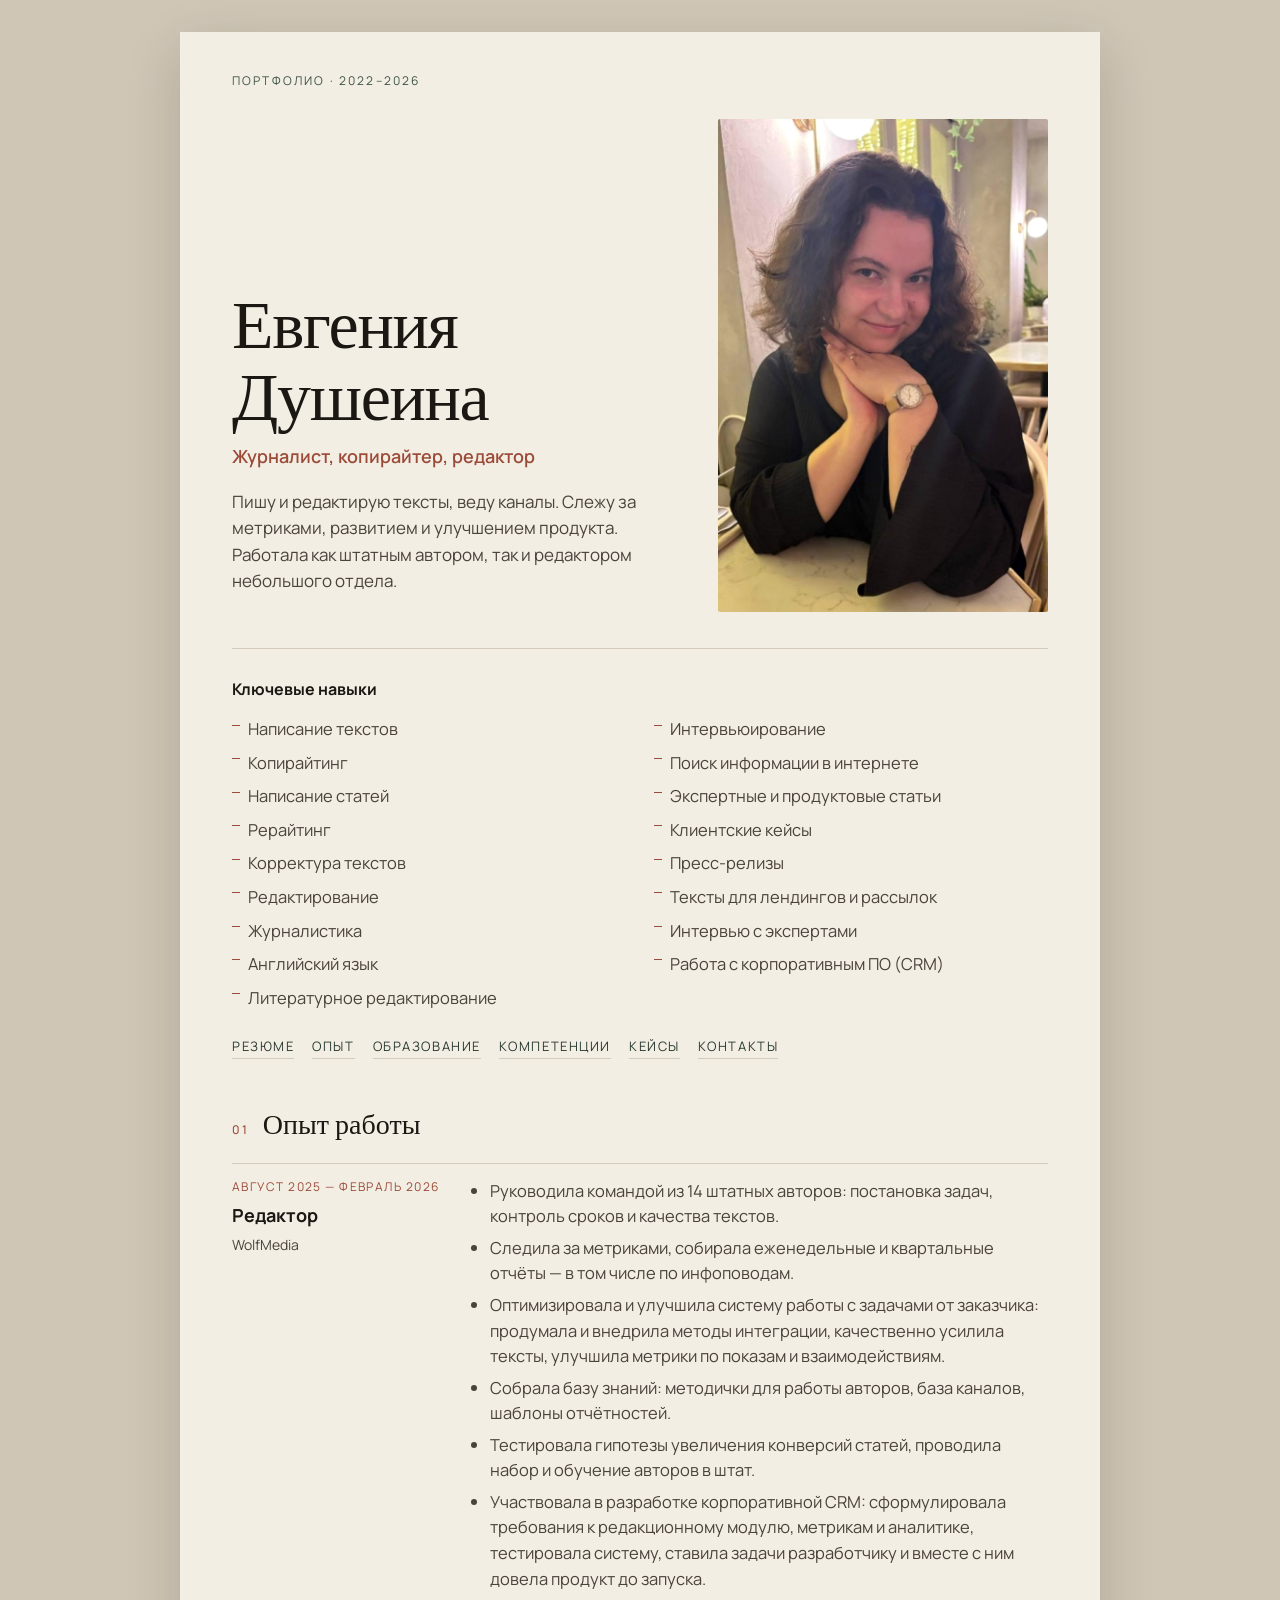
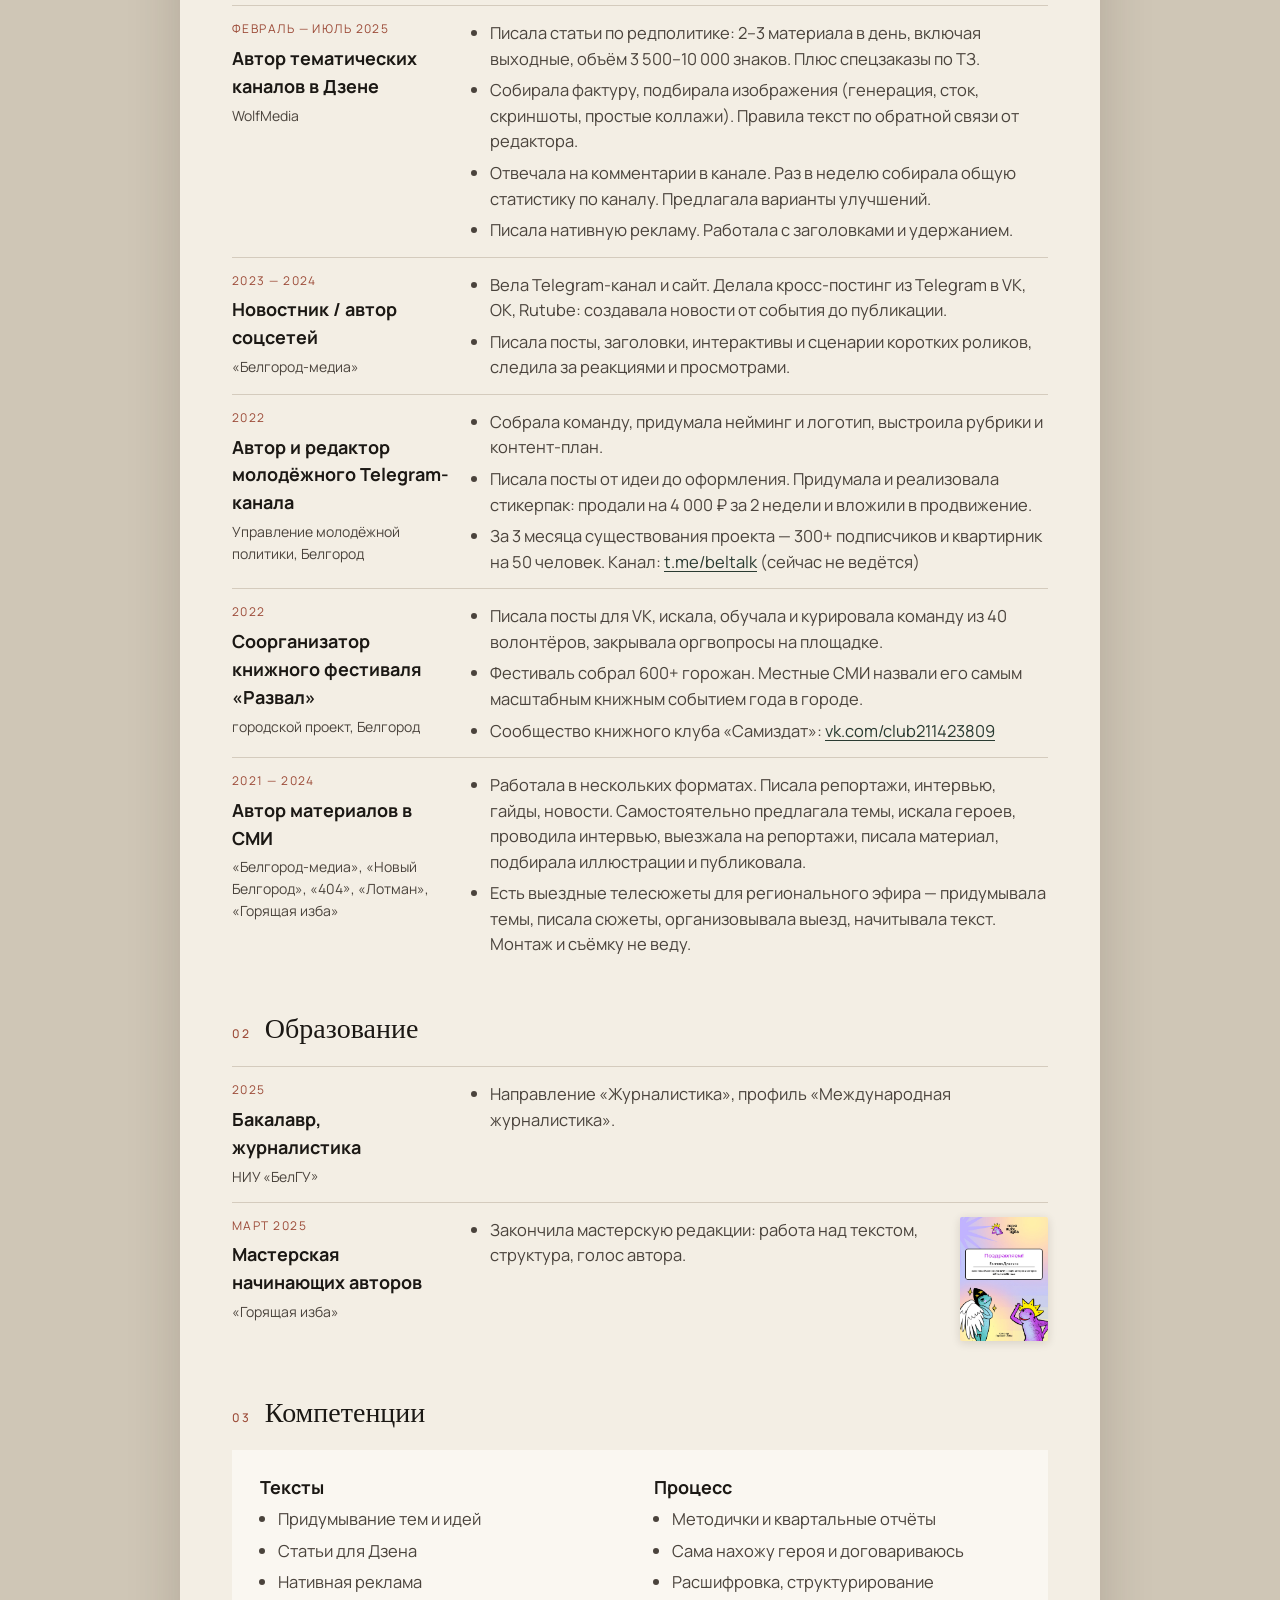
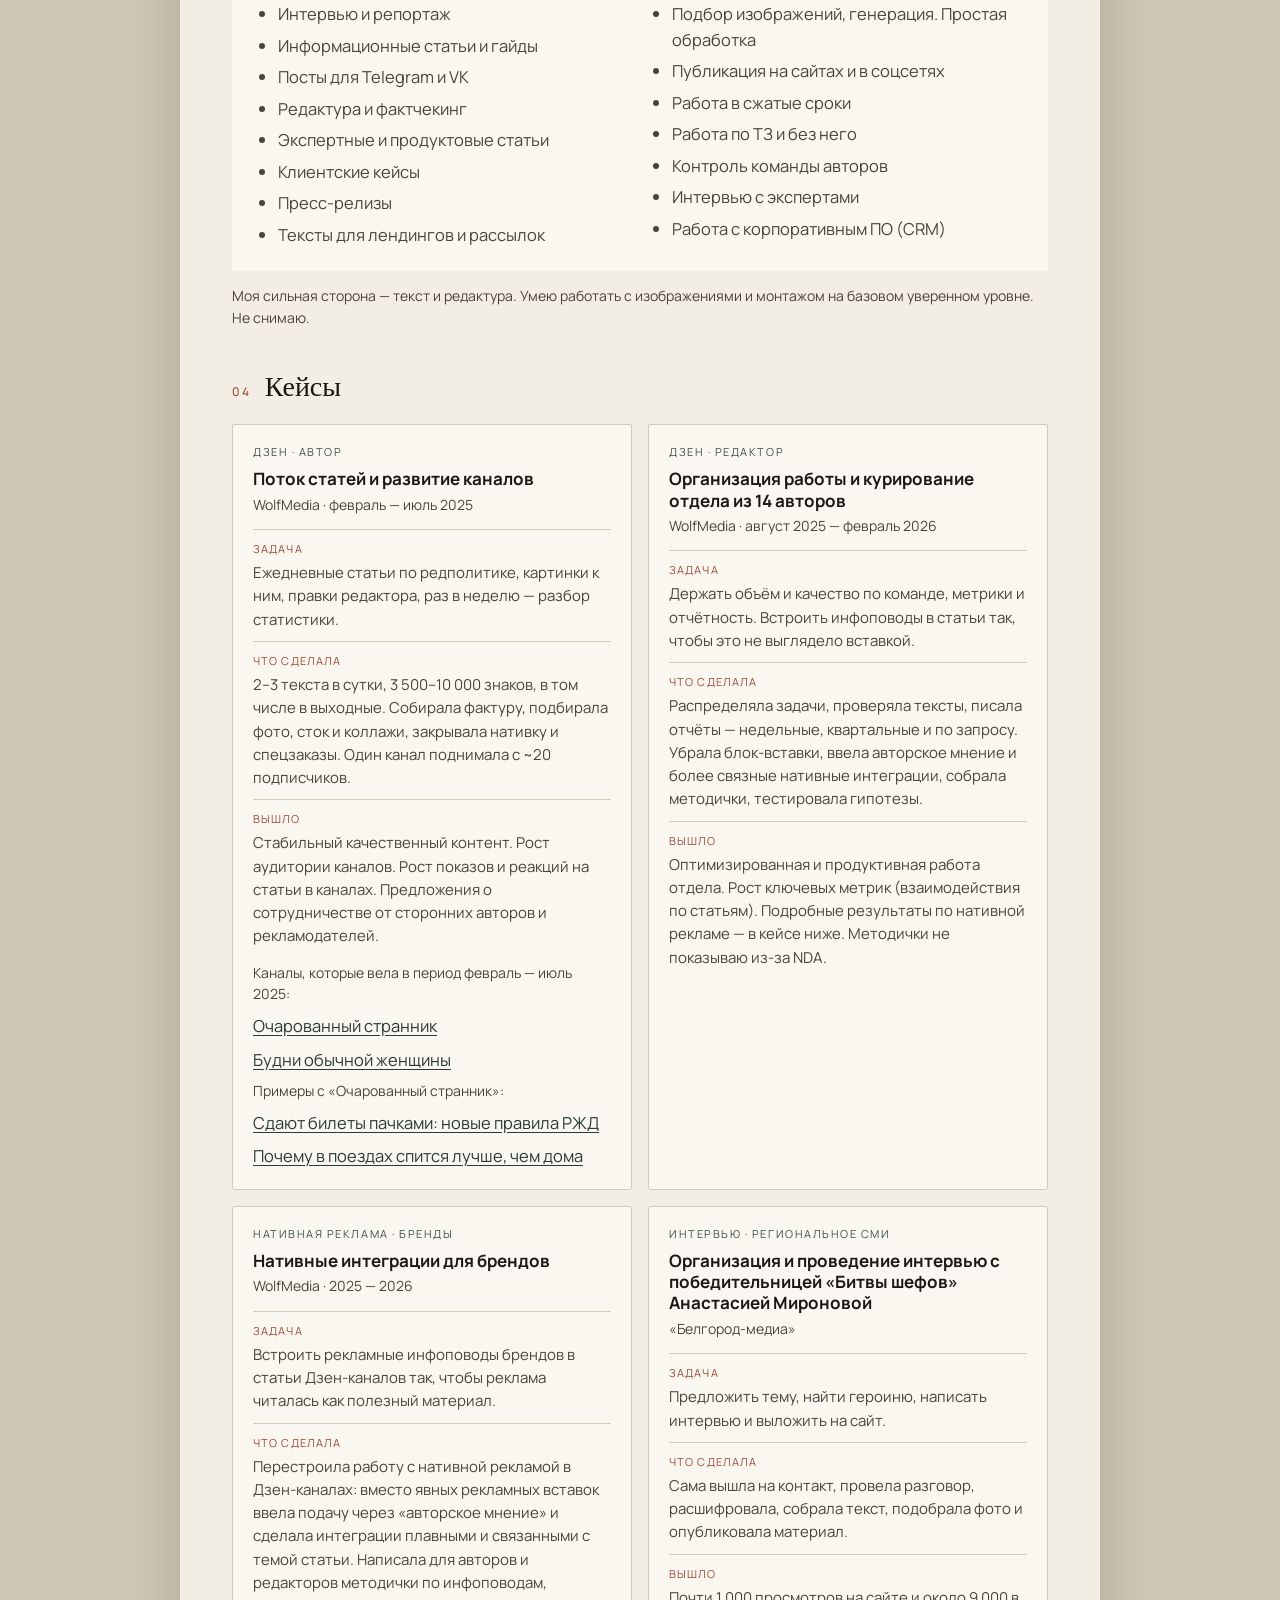
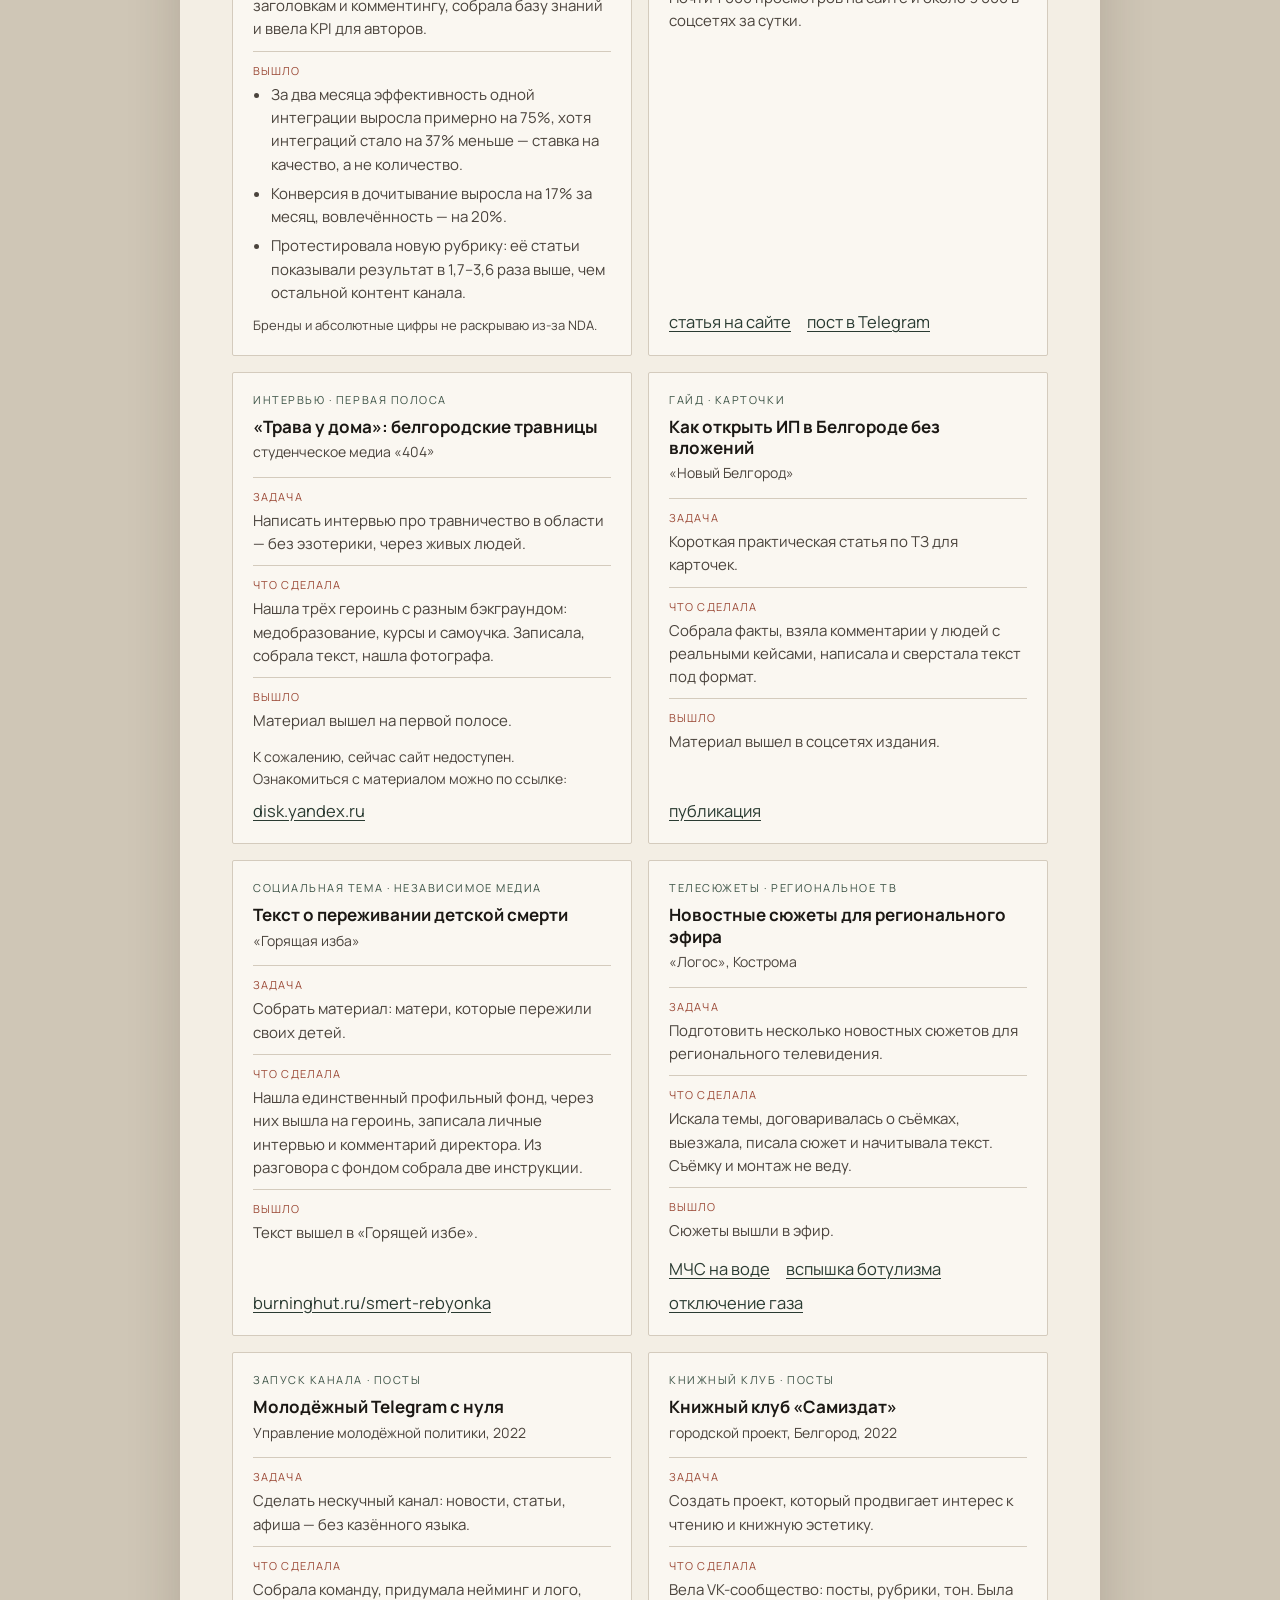
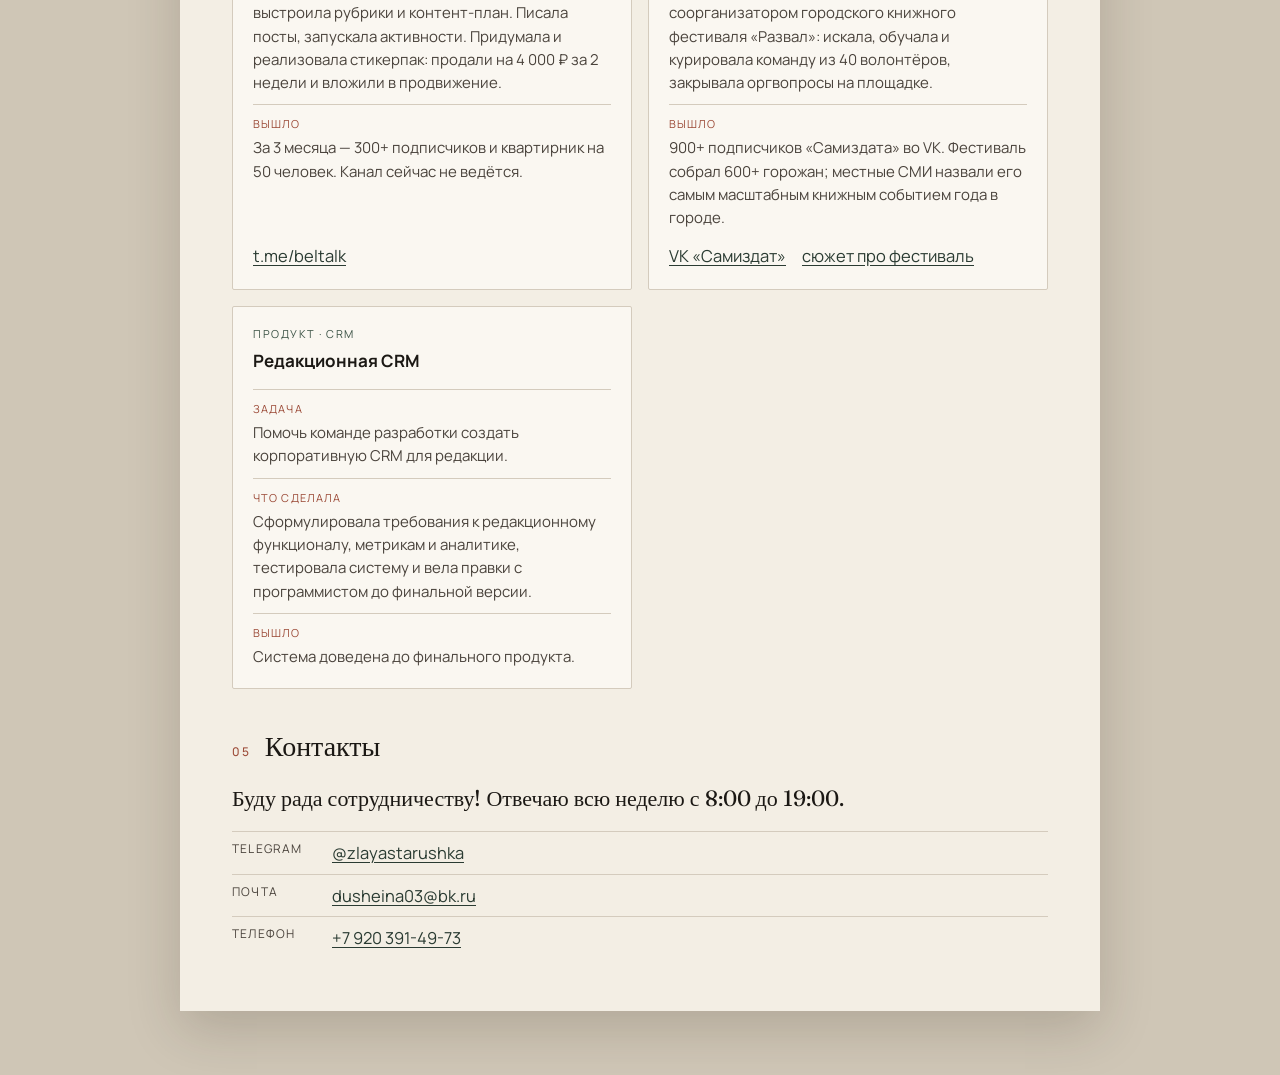
<file: index.html>
<!DOCTYPE html>
<html lang="ru">
<head>
  <meta charset="UTF-8" />
  <meta name="viewport" content="width=device-width, initial-scale=1" />
  <title>Евгения Душеина — портфолио</title>
  <link rel="preconnect" href="https://fonts.googleapis.com" />
  <link rel="preconnect" href="https://fonts.gstatic.com" crossorigin />
  <link href="https://fonts.googleapis.com/css2?family=Fraunces:ital,opsz,wght@0,9..144,500;0,9..144,700;1,9..144,500&family=Manrope:wght@400;500;600;700&display=swap" rel="stylesheet" />
  <link rel="stylesheet" href="styles.css" />
</head>
<body>
  <div class="sheet">
    <header class="masthead">
      <p class="kicker">портфолио · 2022–2026</p>
      <div class="hero">
        <div class="hero-copy">
          <h1>Евгения<br />Душеина</h1>
          <p class="role">Журналист, копирайтер, редактор</p>
          <p class="lede">
            Пишу и редактирую тексты, веду каналы. Слежу за метриками, развитием и улучшением продукта. Работала как штатным автором, так и редактором небольшого отдела.
          </p>
        </div>
        <figure class="portrait">
          <img src="assets/photo-print.jpg?v=4" alt="Евгения Душеина" />
        </figure>
      </div>
      <div class="key-skills">
        <h3>Ключевые навыки</h3>
        <ul class="facts">
          <li>Написание текстов</li>
          <li>Копирайтинг</li>
          <li>Написание статей</li>
          <li>Рерайтинг</li>
          <li>Корректура текстов</li>
          <li>Редактирование</li>
          <li>Журналистика</li>
          <li>Английский язык</li>
          <li>Литературное редактирование</li>
          <li>Интервьюирование</li>
          <li>Поиск информации в интернете</li>
          <li>Экспертные и продуктовые статьи</li>
          <li>Клиентские кейсы</li>
          <li>Пресс-релизы</li>
          <li>Тексты для лендингов и рассылок</li>
          <li>Интервью с экспертами</li>
          <li>Работа с корпоративным ПО (CRM)</li>
        </ul>
      </div>
      <nav class="toc" aria-label="Навигация">
        <a href="resume.html">резюме</a>
        <a href="#experience">опыт</a>
        <a href="#education">образование</a>
        <a href="#skills">компетенции</a>
        <a href="#cases">кейсы</a>
        <a href="#contacts">контакты</a>
      </nav>
    </header>

    <section id="experience">
      <h2><span>01</span> Опыт работы</h2>

      <article class="job">
        <div class="job-meta">
          <p class="when">август 2025 — февраль 2026</p>
          <h3>Редактор</h3>
          <p class="where">WolfMedia</p>
        </div>
        <ul>
          <li>Руководила командой из 14 штатных авторов: постановка задач, контроль сроков и качества текстов.</li>
          <li>Следила за метриками, собирала еженедельные и квартальные отчёты — в том числе по инфоповодам.</li>
          <li>Оптимизировала и улучшила систему работы с задачами от заказчика: продумала и внедрила методы интеграции, качественно усилила тексты, улучшила метрики по показам и взаимодействиям.</li>
          <li>Собрала базу знаний: методички для работы авторов, база каналов, шаблоны отчётностей.</li>
          <li>Тестировала гипотезы увеличения конверсий статей, проводила набор и обучение авторов в штат.</li>
          <li>Участвовала в разработке корпоративной CRM: сформулировала требования к редакционному модулю, метрикам и аналитике, тестировала систему, ставила задачи разработчику и вместе с ним довела продукт до запуска.</li>
        </ul>
      </article>

      <article class="job">
        <div class="job-meta">
          <p class="when">февраль — июль 2025</p>
          <h3>Автор тематических каналов в Дзене</h3>
          <p class="where">WolfMedia</p>
        </div>
        <ul>
          <li>Писала статьи по редполитике: 2–3 материала в день, включая выходные, объём 3 500–10 000 знаков. Плюс спецзаказы по ТЗ.</li>
          <li>Собирала фактуру, подбирала изображения (генерация, сток, скриншоты, простые коллажи). Правила текст по обратной связи от редактора.</li>
          <li>Отвечала на комментарии в канале. Раз в неделю собирала общую статистику по каналу. Предлагала варианты улучшений.</li>
          <li>Писала нативную рекламу. Работала с заголовками и удержанием.</li>
        </ul>
      </article>

      <article class="job">
        <div class="job-meta">
          <p class="when">2023 — 2024</p>
          <h3>Новостник / автор соцсетей</h3>
          <p class="where">«Белгород-медиа»</p>
        </div>
        <ul>
          <li>Вела Telegram-канал и сайт. Делала кросс-постинг из Telegram в VK, OK, Rutube: создавала новости от события до публикации.</li>
          <li>Писала посты, заголовки, интерактивы и сценарии коротких роликов, следила за реакциями и просмотрами.</li>
        </ul>
      </article>

      <article class="job">
        <div class="job-meta">
          <p class="when">2022</p>
          <h3>Автор и редактор молодёжного Telegram-канала</h3>
          <p class="where">Управление молодёжной политики, Белгород</p>
        </div>
        <ul>
          <li>Собрала команду, придумала нейминг и логотип, выстроила рубрики и контент-план.</li>
          <li>Писала посты от идеи до оформления. Придумала и реализовала стикерпак: продали на 4 000 ₽ за 2 недели и вложили в продвижение.</li>
          <li>За 3 месяца существования проекта — 300+ подписчиков и квартирник на 50 человек. Канал: <a href="https://t.me/beltalk" target="_blank" rel="noopener">t.me/beltalk</a> (сейчас не ведётся)</li>
        </ul>
      </article>

      <article class="job">
        <div class="job-meta">
          <p class="when">2022</p>
          <h3>Соорганизатор книжного фестиваля «Развал»</h3>
          <p class="where">городской проект, Белгород</p>
        </div>
        <ul>
          <li>Писала посты для VK, искала, обучала и курировала команду из 40 волонтёров, закрывала оргвопросы на площадке.</li>
          <li>Фестиваль собрал 600+ горожан. Местные СМИ назвали его самым масштабным книжным событием года в городе.</li>
          <li>Сообщество книжного клуба «Самиздат»: <a href="https://vk.com/club211423809" target="_blank" rel="noopener">vk.com/club211423809</a></li>
        </ul>
      </article>

      <article class="job">
        <div class="job-meta">
          <p class="when">2021 — 2024</p>
          <h3>Автор материалов в СМИ</h3>
          <p class="where">«Белгород-медиа», «Новый Белгород», «404», «Лотман», «Горящая изба»</p>
        </div>
        <ul>
          <li>Работала в нескольких форматах. Писала репортажи, интервью, гайды, новости. Самостоятельно предлагала темы, искала героев, проводила интервью, выезжала на репортажи, писала материал, подбирала иллюстрации и публиковала.</li>
          <li>Есть выездные телесюжеты для регионального эфира — придумывала темы, писала сюжеты, организовывала выезд, начитывала текст. Монтаж и съёмку не веду.</li>
        </ul>
      </article>
    </section>

    <section id="education">
      <h2><span>02</span> Образование</h2>
      <article class="job">
        <div class="job-meta">
          <p class="when">2025</p>
          <h3>Бакалавр, журналистика</h3>
          <p class="where">НИУ «БелГУ»</p>
        </div>
        <ul>
          <li>Направление «Журналистика», профиль «Международная журналистика».</li>
        </ul>
      </article>
      <article class="job job-cert">
        <div class="job-meta">
          <p class="when">март 2025</p>
          <h3>Мастерская начинающих авторов</h3>
          <p class="where">«Горящая изба»</p>
        </div>
        <div class="job-body">
          <ul>
            <li>Закончила мастерскую редакции: работа над текстом, структура, голос автора.</li>
          </ul>
          <a class="cert" href="assets/certificate-izba.jpg" target="_blank" rel="noopener">
            <img src="assets/certificate-izba.jpg" alt="Сертификат: Евгения Душеина закончила Мастерскую начинающих авторов, «Горящая изба», 28 марта 2025" />
          </a>
        </div>
      </article>
    </section>

    <section id="skills">
      <h2><span>03</span> Компетенции</h2>
      <div class="skills">
        <div>
          <h3>Тексты</h3>
          <ul>
            <li>Придумывание тем и идей</li>
            <li>Статьи для Дзена</li>
            <li>Нативная реклама</li>
            <li>Интервью и репортаж</li>
            <li>Информационные статьи и гайды</li>
            <li>Посты для Telegram и VK</li>
            <li>Редактура и фактчекинг</li>
            <li>Экспертные и продуктовые статьи</li>
            <li>Клиентские кейсы</li>
            <li>Пресс-релизы</li>
            <li>Тексты для лендингов и рассылок</li>
          </ul>
        </div>
        <div>
          <h3>Процесс</h3>
          <ul>
            <li>Методички и квартальные отчёты</li>
            <li>Сама нахожу героя и договариваюсь</li>
            <li>Расшифровка, структурирование</li>
            <li>Подбор изображений, генерация. Простая обработка</li>
            <li>Публикация на сайтах и в соцсетях</li>
            <li>Работа в сжатые сроки</li>
            <li>Работа по ТЗ и без него</li>
            <li>Контроль команды авторов</li>
            <li>Интервью с экспертами</li>
            <li>Работа с корпоративным ПО (CRM)</li>
          </ul>
        </div>
      </div>
      <p class="skills-note">Моя сильная сторона — текст и редактура. Умею работать с изображениями и монтажом на базовом уверенном уровне. Не снимаю.</p>
    </section>

    <section id="cases">
      <h2><span>04</span> Кейсы</h2>

      <div class="cases-grid">
      <article class="case">
        <p class="case-tag">дзен · автор</p>
        <h3>Поток статей и развитие каналов</h3>
        <p class="place">WolfMedia · февраль — июль 2025</p>
        <dl>
          <div><dt>Задача</dt><dd>Ежедневные статьи по редполитике, картинки к ним, правки редактора, раз в неделю — разбор статистики.</dd></div>
          <div><dt>Что сделала</dt><dd>2–3 текста в сутки, 3 500–10 000 знаков, в том числе в выходные. Собирала фактуру, подбирала фото, сток и коллажи, закрывала нативку и спецзаказы. Один канал поднимала с ~20 подписчиков.</dd></div>
          <div><dt>Вышло</dt><dd>Стабильный качественный контент. Рост аудитории каналов. Рост показов и реакций на статьи в каналах. Предложения о сотрудничестве от сторонних авторов и рекламодателей.</dd></div>
        </dl>
        <p class="links">
          <span class="links-label">Каналы, которые вела в период февраль — июль 2025:</span>
          <a href="https://dzen.ru/id/671a484120a95d25dc460929" target="_blank" rel="noopener">Очарованный странник</a>
          <a href="https://dzen.ru/days_of_usual_woman" target="_blank" rel="noopener">Будни обычной женщины</a>
          <span class="links-label">Примеры с «Очарованный странник»:</span>
          <a href="https://dzen.ru/a/aDH-m4T_0R__MOL0" target="_blank" rel="noopener">Сдают билеты пачками: новые правила РЖД</a>
          <a href="https://dzen.ru/a/aDCPuv_uinPw-_nt" target="_blank" rel="noopener">Почему в поездах спится лучше, чем дома</a>
        </p>
      </article>

      <article class="case">
        <p class="case-tag">дзен · редактор</p>
        <h3>Организация работы и курирование отдела из 14 авторов</h3>
        <p class="place">WolfMedia · август 2025 — февраль 2026</p>
        <dl>
          <div><dt>Задача</dt><dd>Держать объём и качество по команде, метрики и отчётность. Встроить инфоповоды в статьи так, чтобы это не выглядело вставкой.</dd></div>
          <div><dt>Что сделала</dt><dd>Распределяла задачи, проверяла тексты, писала отчёты — недельные, квартальные и по запросу. Убрала блок-вставки, ввела авторское мнение и более связные нативные интеграции, собрала методички, тестировала гипотезы.</dd></div>
          <div><dt>Вышло</dt><dd>Оптимизированная и продуктивная работа отдела. Рост ключевых метрик (взаимодействия по статьям). Подробные результаты по нативной рекламе — в кейсе ниже. Методички не показываю из-за NDA.</dd></div>
        </dl>
      </article>

      <article class="case">
        <p class="case-tag">нативная реклама · бренды</p>
        <h3>Нативные интеграции для брендов</h3>
        <p class="place">WolfMedia · 2025 — 2026</p>
        <dl>
          <div><dt>Задача</dt><dd>Встроить рекламные инфоповоды брендов в статьи Дзен-каналов так, чтобы реклама читалась как полезный материал.</dd></div>
          <div><dt>Что сделала</dt><dd>Перестроила работу с нативной рекламой в Дзен-каналах: вместо явных рекламных вставок ввела подачу через «авторское мнение» и сделала интеграции плавными и связанными с темой статьи. Написала для авторов и редакторов методички по инфоповодам, заголовкам и комментингу, собрала базу знаний и ввела KPI для авторов.</dd></div>
          <div><dt>Вышло</dt><dd>
            <ul>
              <li>За два месяца эффективность одной интеграции выросла примерно на 75%, хотя интеграций стало на 37% меньше — ставка на качество, а не количество.</li>
              <li>Конверсия в дочитывание выросла на 17% за месяц, вовлечённость — на 20%.</li>
              <li>Протестировала новую рубрику: её статьи показывали результат в 1,7–3,6 раза выше, чем остальной контент канала.</li>
            </ul>
          </dd></div>
        </dl>
        <p class="case-note">Бренды и абсолютные цифры не раскрываю из-за NDA.</p>
      </article>

      <article class="case">
        <p class="case-tag">интервью · региональное СМИ</p>
        <h3>Организация и проведение интервью с победительницей «Битвы шефов» Анастасией Мироновой</h3>
        <p class="place">«Белгород-медиа»</p>
        <dl>
          <div><dt>Задача</dt><dd>Предложить тему, найти героиню, написать интервью и выложить на сайт.</dd></div>
          <div><dt>Что сделала</dt><dd>Сама вышла на контакт, провела разговор, расшифровала, собрала текст, подобрала фото и опубликовала материал.</dd></div>
          <div><dt>Вышло</dt><dd>Почти 1 000 просмотров на сайте и около 9 000 в соцсетях за сутки.</dd></div>
        </dl>
        <p class="links">
          <a href="https://www.belnovosti.ru/obshestvo/kulinariya/119344.html" target="_blank" rel="noopener">статья на сайте</a>
          <a href="https://t.me/belgorodmedia24/30160" target="_blank" rel="noopener">пост в Telegram</a>
        </p>
      </article>

      <article class="case">
        <p class="case-tag">интервью · первая полоса</p>
        <h3>«Трава у дома»: белгородские травницы</h3>
        <p class="place">студенческое медиа «404»</p>
        <dl>
          <div><dt>Задача</dt><dd>Написать интервью про травничество в области — без эзотерики, через живых людей.</dd></div>
          <div><dt>Что сделала</dt><dd>Нашла трёх героинь с разным бэкграундом: медобразование, курсы и самоучка. Записала, собрала текст, нашла фотографа.</dd></div>
          <div><dt>Вышло</dt><dd>Материал вышел на первой полосе.</dd></div>
        </dl>
        <p class="links">
          <span class="links-label">К сожалению, сейчас сайт недоступен. Ознакомиться с материалом можно по ссылке:</span>
          <a href="https://disk.yandex.ru/d/6jaQ46-t9N0A6Q" target="_blank" rel="noopener">disk.yandex.ru</a>
        </p>
      </article>

      <article class="case">
        <p class="case-tag">гайд · карточки</p>
        <h3>Как открыть ИП в Белгороде без вложений</h3>
        <p class="place">«Новый Белгород»</p>
        <dl>
          <div><dt>Задача</dt><dd>Короткая практическая статья по ТЗ для карточек.</dd></div>
          <div><dt>Что сделала</dt><dd>Собрала факты, взяла комментарии у людей с реальными кейсами, написала и сверстала текст под формат.</dd></div>
          <div><dt>Вышло</dt><dd>Материал вышел в соцсетях издания.</dd></div>
        </dl>
        <p class="links"><a href="https://www.instagram.com/p/CsnT5UroaJC/" target="_blank" rel="noopener">публикация</a></p>
      </article>

      <article class="case">
        <p class="case-tag">социальная тема · независимое медиа</p>
        <h3>Текст о переживании детской смерти</h3>
        <p class="place">«Горящая изба»</p>
        <dl>
          <div><dt>Задача</dt><dd>Собрать материал: матери, которые пережили своих детей.</dd></div>
          <div><dt>Что сделала</dt><dd>Нашла единственный профильный фонд, через них вышла на героинь, записала личные интервью и комментарий директора. Из разговора с фондом собрала две инструкции.</dd></div>
          <div><dt>Вышло</dt><dd>Текст вышел в «Горящей избе».</dd></div>
        </dl>
        <p class="links"><a href="https://burninghut.ru/smert-rebyonka/" target="_blank" rel="noopener">burninghut.ru/smert-rebyonka</a></p>
      </article>

      <article class="case">
        <p class="case-tag">телесюжеты · региональное ТВ</p>
        <h3>Новостные сюжеты для регионального эфира</h3>
        <p class="place">«Логос», Кострома</p>
        <dl>
          <div><dt>Задача</dt><dd>Подготовить несколько новостных сюжетов для регионального телевидения.</dd></div>
          <div><dt>Что сделала</dt><dd>Искала темы, договаривалась о съёмках, выезжала, писала сюжет и начитывала текст. Съёмку и монтаж не веду.</dd></div>
          <div><dt>Вышло</dt><dd>Сюжеты вышли в эфир.</dd></div>
        </dl>
        <p class="links">
          <a href="https://logos44.ru/inspektory-mchs-rossii-rasskazali-kak-lovyat-narushitelej-na-vode.html" target="_blank" rel="noopener">МЧС на воде</a>
          <a href="https://logos44.ru/departament-zdravoohraneniya-obyasnil-prichinu-smerti-talantlivogo-studenta-himika-iz-kostromy.html" target="_blank" rel="noopener">вспышка ботулизма</a>
          <a href="https://logos44.ru/iz-za-neispravnostej-v-kostrome-otklyucheny-ot-gaza-okolo-tysyachi-kvartir.html" target="_blank" rel="noopener">отключение газа</a>
        </p>
      </article>

      <article class="case">
        <p class="case-tag">запуск канала · посты</p>
        <h3>Молодёжный Telegram с нуля</h3>
        <p class="place">Управление молодёжной политики, 2022</p>
        <dl>
          <div><dt>Задача</dt><dd>Сделать нескучный канал: новости, статьи, афиша — без казённого языка.</dd></div>
          <div><dt>Что сделала</dt><dd>Собрала команду, придумала нейминг и лого, выстроила рубрики и контент-план. Писала посты, запускала активности. Придумала и реализовала стикерпак: продали на 4 000 ₽ за 2 недели и вложили в продвижение.</dd></div>
          <div><dt>Вышло</dt><dd>За 3 месяца — 300+ подписчиков и квартирник на 50 человек. Канал сейчас не ведётся.</dd></div>
        </dl>
        <p class="links"><a href="https://t.me/beltalk" target="_blank" rel="noopener">t.me/beltalk</a></p>
      </article>

      <article class="case">
        <p class="case-tag">книжный клуб · посты</p>
        <h3>Книжный клуб «Самиздат»</h3>
        <p class="place">городской проект, Белгород, 2022</p>
        <dl>
          <div><dt>Задача</dt><dd>Создать проект, который продвигает интерес к чтению и книжную эстетику.</dd></div>
          <div><dt>Что сделала</dt><dd>Вела VK-сообщество: посты, рубрики, тон. Была соорганизатором городского книжного фестиваля «Развал»: искала, обучала и курировала команду из 40 волонтёров, закрывала оргвопросы на площадке.</dd></div>
          <div><dt>Вышло</dt><dd>900+ подписчиков «Самиздата» во VK. Фестиваль собрал 600+ горожан; местные СМИ назвали его самым масштабным книжным событием года в городе.</dd></div>
        </dl>
        <p class="links">
          <a href="https://vk.com/club211423809" target="_blank" rel="noopener">VK «Самиздат»</a>
          <a href="https://vk.com/wall-113818503_28615" target="_blank" rel="noopener">сюжет про фестиваль</a>
        </p>
      </article>

      <article class="case">
        <p class="case-tag">продукт · CRM</p>
        <h3>Редакционная CRM</h3>
        <dl>
          <div><dt>Задача</dt><dd>Помочь команде разработки создать корпоративную CRM для редакции.</dd></div>
          <div><dt>Что сделала</dt><dd>Сформулировала требования к редакционному функционалу, метрикам и аналитике, тестировала систему и вела правки с программистом до финальной версии.</dd></div>
          <div><dt>Вышло</dt><dd>Система доведена до финального продукта.</dd></div>
        </dl>
      </article>
      </div>
    </section>

    <section id="contacts" class="contacts">
      <h2><span>05</span> Контакты</h2>
      <p class="invite">Буду рада сотрудничеству! Отвечаю всю неделю с 8:00 до 19:00.</p>
      <ul class="contact-list">
        <li><span>Telegram</span> <a href="https://t.me/zlayastarushka">@zlayastarushka</a></li>
        <li><span>Почта</span> <a href="mailto:dusheina03@bk.ru">dusheina03@bk.ru</a></li>
        <li><span>Телефон</span> <a href="tel:+79203914973">+7 920 391-49-73</a></li>
      </ul>
    </section>
  </div>
</body>
</html>
</file>
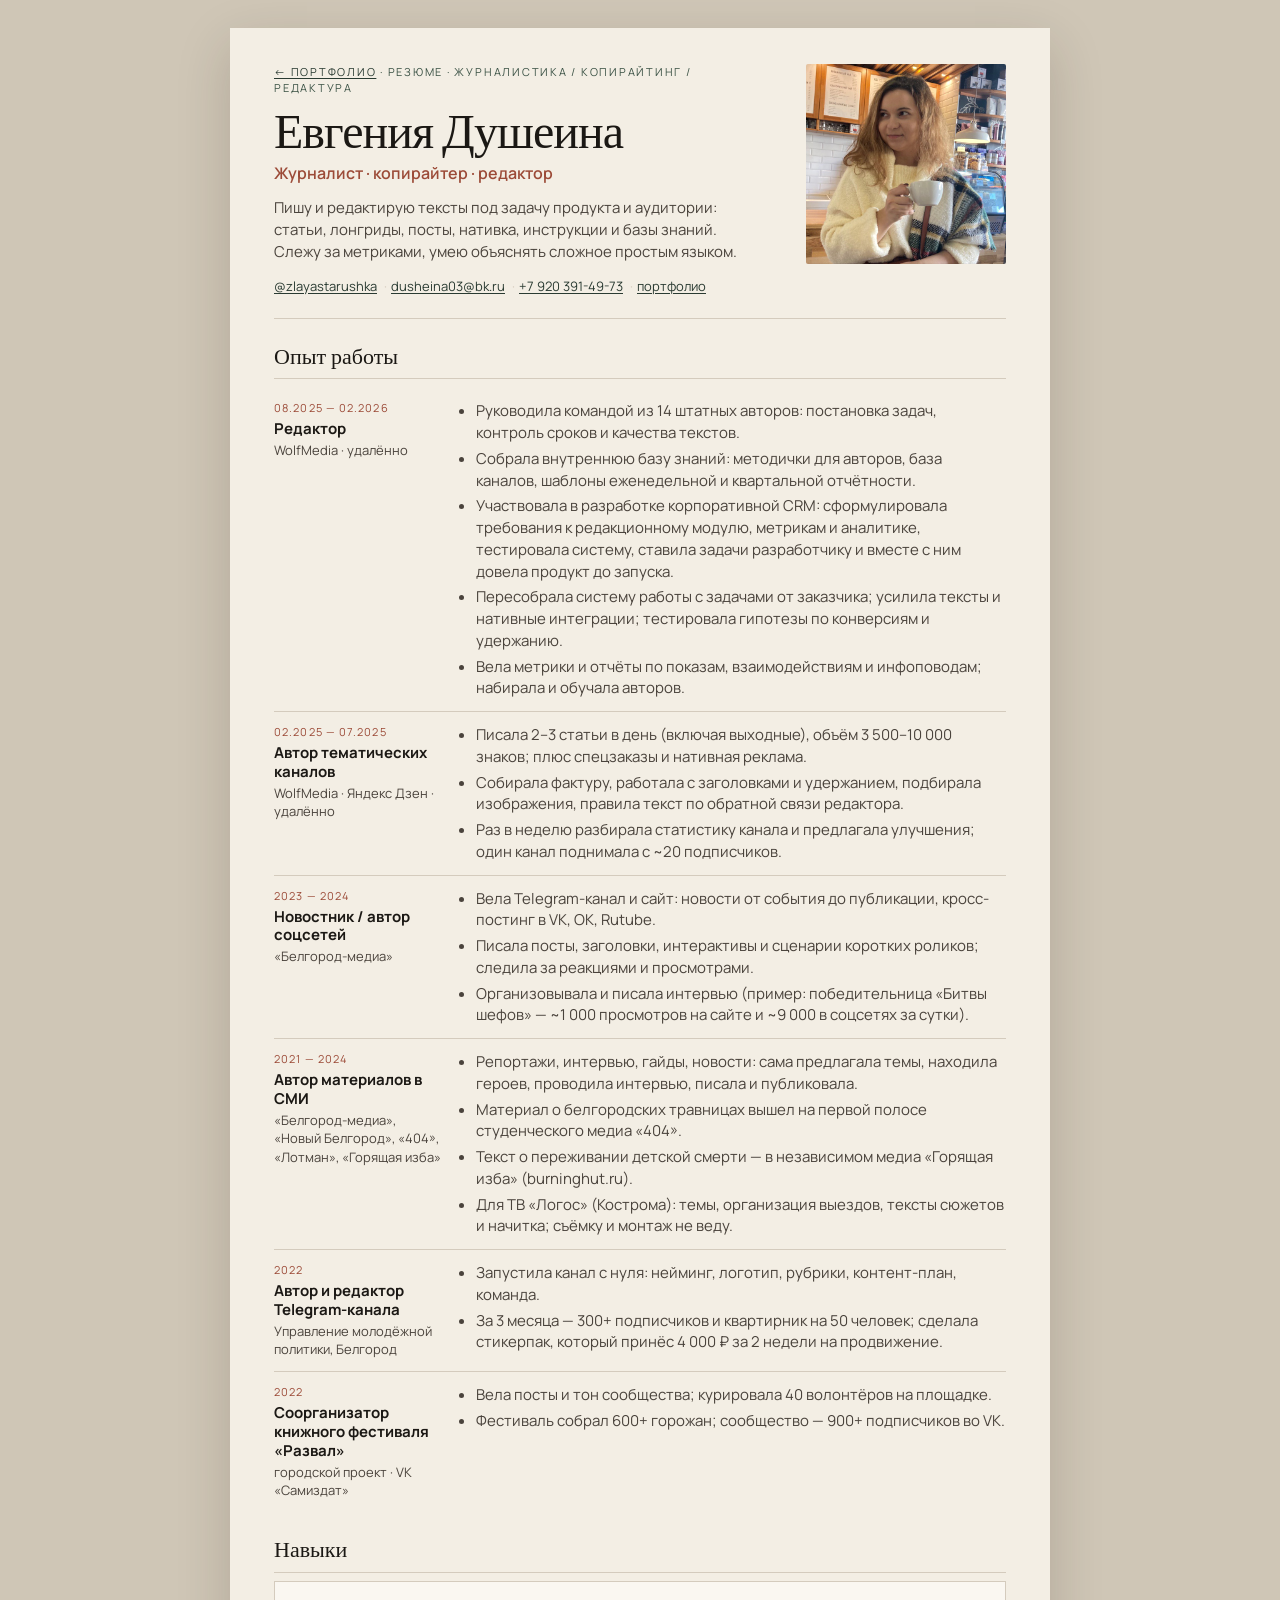
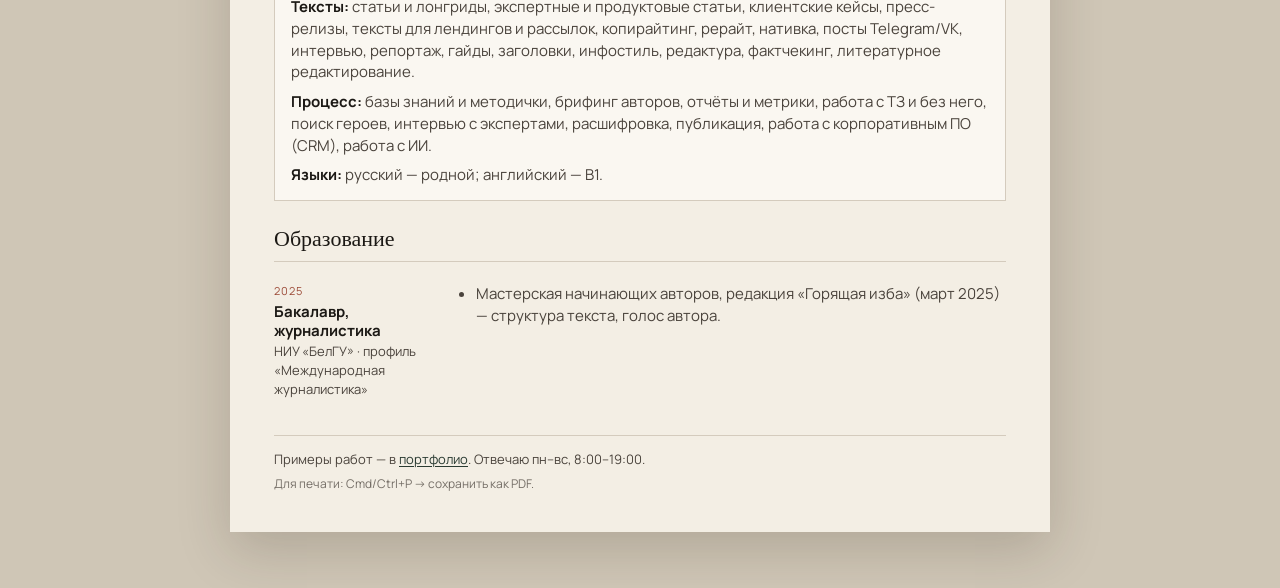
<file: resume.html>
<!DOCTYPE html>
<html lang="ru">
<head>
  <meta charset="UTF-8" />
  <meta name="viewport" content="width=device-width, initial-scale=1" />
  <title>Евгения Душеина — резюме</title>
  <meta name="description" content="Резюме Евгении Душеиной: журналист, копирайтер, редактор. Удалёнка, тексты, редактура, базы знаний, метрики." />
  <link rel="preconnect" href="https://fonts.googleapis.com" />
  <link rel="preconnect" href="https://fonts.gstatic.com" crossorigin />
  <link href="https://fonts.googleapis.com/css2?family=Fraunces:opsz,wght@9..144,500;9..144,700&family=Manrope:wght@400;500;600;700&display=swap" rel="stylesheet" />
  <link rel="stylesheet" href="resume.css" />
</head>
<body>
  <div class="sheet">
    <header class="cv-head">
      <div class="cv-head-copy">
        <p class="kicker"><a href="./">← портфолио</a> · резюме · журналистика / копирайтинг / редактура</p>
        <h1>Евгения Душеина</h1>
        <p class="role">Журналист · копирайтер · редактор</p>
        <p class="lede">
          Пишу и редактирую тексты под задачу продукта и аудитории: статьи, лонгриды, посты, нативка, инструкции и базы знаний.
          Слежу за метриками, умею объяснять сложное простым языком.
        </p>
        <ul class="contacts-inline">
          <li><a href="https://t.me/zlayastarushka">@zlayastarushka</a></li>
          <li><a href="mailto:dusheina03@bk.ru">dusheina03@bk.ru</a></li>
          <li><a href="tel:+79203914973">+7 920 391-49-73</a></li>
          <li><a href="https://marieadeslivres-creator.github.io/portfolio-dusheina/">портфолио</a></li>
        </ul>
      </div>
      <figure class="portrait">
        <img src="assets/photo-resume.jpg" alt="Евгения Душеина" />
      </figure>
    </header>

    <section>
      <h2>Опыт работы</h2>

      <article class="job">
        <div class="job-meta">
          <p class="when">08.2025 — 02.2026</p>
          <h3>Редактор</h3>
          <p class="where">WolfMedia · удалённо</p>
        </div>
        <ul>
          <li>Руководила командой из 14 штатных авторов: постановка задач, контроль сроков и качества текстов.</li>
          <li>Собрала внутреннюю базу знаний: методички для авторов, база каналов, шаблоны еженедельной и квартальной отчётности.</li>
          <li>Участвовала в разработке корпоративной CRM: сформулировала требования к редакционному модулю, метрикам и аналитике, тестировала систему, ставила задачи разработчику и вместе с ним довела продукт до запуска.</li>
          <li>Пересобрала систему работы с задачами от заказчика; усилила тексты и нативные интеграции; тестировала гипотезы по конверсиям и удержанию.</li>
          <li>Вела метрики и отчёты по показам, взаимодействиям и инфоповодам; набирала и обучала авторов.</li>
        </ul>
      </article>

      <article class="job">
        <div class="job-meta">
          <p class="when">02.2025 — 07.2025</p>
          <h3>Автор тематических каналов</h3>
          <p class="where">WolfMedia · Яндекс Дзен · удалённо</p>
        </div>
        <ul>
          <li>Писала 2–3 статьи в день (включая выходные), объём 3 500–10 000 знаков; плюс спецзаказы и нативная реклама.</li>
          <li>Собирала фактуру, работала с заголовками и удержанием, подбирала изображения, правила текст по обратной связи редактора.</li>
          <li>Раз в неделю разбирала статистику канала и предлагала улучшения; один канал поднимала с ~20 подписчиков.</li>
        </ul>
      </article>

      <article class="job">
        <div class="job-meta">
          <p class="when">2023 — 2024</p>
          <h3>Новостник / автор соцсетей</h3>
          <p class="where">«Белгород-медиа»</p>
        </div>
        <ul>
          <li>Вела Telegram-канал и сайт: новости от события до публикации, кросс-постинг в VK, OK, Rutube.</li>
          <li>Писала посты, заголовки, интерактивы и сценарии коротких роликов; следила за реакциями и просмотрами.</li>
          <li>Организовывала и писала интервью (пример: победительница «Битвы шефов» — ~1 000 просмотров на сайте и ~9 000 в соцсетях за сутки).</li>
        </ul>
      </article>

      <article class="job">
        <div class="job-meta">
          <p class="when">2021 — 2024</p>
          <h3>Автор материалов в СМИ</h3>
          <p class="where">«Белгород-медиа», «Новый Белгород», «404», «Лотман», «Горящая изба»</p>
        </div>
        <ul>
          <li>Репортажи, интервью, гайды, новости: сама предлагала темы, находила героев, проводила интервью, писала и публиковала.</li>
          <li>Материал о белгородских травницах вышел на первой полосе студенческого медиа «404».</li>
          <li>Текст о переживании детской смерти — в независимом медиа «Горящая изба» (burninghut.ru).</li>
          <li>Для ТВ «Логос» (Кострома): темы, организация выездов, тексты сюжетов и начитка; съёмку и монтаж не веду.</li>
        </ul>
      </article>

      <article class="job">
        <div class="job-meta">
          <p class="when">2022</p>
          <h3>Автор и редактор Telegram-канала</h3>
          <p class="where">Управление молодёжной политики, Белгород</p>
        </div>
        <ul>
          <li>Запустила канал с нуля: нейминг, логотип, рубрики, контент-план, команда.</li>
          <li>За 3 месяца — 300+ подписчиков и квартирник на 50 человек; сделала стикерпак, который принёс 4 000 ₽ за 2 недели на продвижение.</li>
        </ul>
      </article>

      <article class="job">
        <div class="job-meta">
          <p class="when">2022</p>
          <h3>Соорганизатор книжного фестиваля «Развал»</h3>
          <p class="where">городской проект · VK «Самиздат»</p>
        </div>
        <ul>
          <li>Вела посты и тон сообщества; курировала 40 волонтёров на площадке.</li>
          <li>Фестиваль собрал 600+ горожан; сообщество — 900+ подписчиков во VK.</li>
        </ul>
      </article>
    </section>

    <section>
      <h2>Навыки</h2>
      <div class="skills-block">
        <p><strong>Тексты:</strong> статьи и лонгриды, экспертные и продуктовые статьи, клиентские кейсы, пресс-релизы, тексты для лендингов и рассылок, копирайтинг, рерайт, нативка, посты Telegram/VK, интервью, репортаж, гайды, заголовки, инфостиль, редактура, фактчекинг, литературное редактирование.</p>
        <p><strong>Процесс:</strong> базы знаний и методички, брифинг авторов, отчёты и метрики, работа с ТЗ и без него, поиск героев, интервью с экспертами, расшифровка, публикация, работа с корпоративным ПО (CRM), работа с ИИ.</p>
        <p><strong>Языки:</strong> русский — родной; английский — B1.</p>
      </div>
    </section>

    <section>
      <h2>Образование</h2>
      <article class="job job-edu">
        <div class="job-meta">
          <p class="when">2025</p>
          <h3>Бакалавр, журналистика</h3>
          <p class="where">НИУ «БелГУ» · профиль «Международная журналистика»</p>
        </div>
        <ul>
          <li>Мастерская начинающих авторов, редакция «Горящая изба» (март 2025) — структура текста, голос автора.</li>
        </ul>
      </article>
    </section>

    <footer class="cv-foot">
      <p>Примеры работ — в <a href="https://marieadeslivres-creator.github.io/portfolio-dusheina/">портфолио</a>. Отвечаю пн–вс, 8:00–19:00.</p>
      <p class="print-hint">Для печати: Cmd/Ctrl+P → сохранить как PDF.</p>
    </footer>
  </div>
</body>
</html>
</file>
<file: styles.css>
:root {
  --paper: #f3eee4;
  --paper-2: #ebe4d6;
  --ink: #1b1814;
  --ink-soft: #4a433c;
  --forest: #3c5346;
  --forest-deep: #2a3b32;
  --rust: #9c4b38;
  --rule: #d4cbbd;
  --white: #faf7f1;
}

* { box-sizing: border-box; }

html {
  scroll-behavior: smooth;
}

body {
  margin: 0;
  background: #cfc6b6;
  color: var(--ink);
  font-family: "Manrope", sans-serif;
  font-size: 16.5px;
  line-height: 1.55;
}

a {
  color: var(--forest-deep);
  text-underline-offset: 3px;
}

a:hover { color: var(--rust); }

.sheet {
  max-width: 920px;
  margin: 32px auto 64px;
  background: var(--paper);
  padding: 40px 52px 52px;
  box-shadow: 0 18px 50px rgba(40, 30, 16, 0.18);
}

.kicker {
  margin: 0 0 28px;
  font-size: 12px;
  letter-spacing: 0.18em;
  text-transform: uppercase;
  color: var(--forest);
}

.hero {
  display: grid;
  grid-template-columns: 1.15fr 0.85fr;
  gap: 40px;
  align-items: end;
  padding-bottom: 36px;
  border-bottom: 1px solid var(--rule);
}

h1 {
  margin: 0 0 12px;
  font-family: "Fraunces", serif;
  font-size: clamp(42px, 7vw, 68px);
  line-height: 1.05;
  font-weight: 500;
  letter-spacing: -0.02em;
}

.role {
  margin: 0 0 18px;
  font-size: 18px;
  color: var(--rust);
  font-weight: 600;
}

.lede {
  margin: 0 0 18px;
  font-size: 17px;
  color: var(--ink-soft);
  max-width: 38em;
}

.toc {
  display: flex;
  flex-wrap: wrap;
  gap: 10px 18px;
  margin-top: 22px;
  padding-bottom: 8px;
}

.toc a {
  font-size: 13px;
  letter-spacing: 0.12em;
  text-transform: uppercase;
  text-decoration: none;
  border-bottom: 1px solid var(--rule);
  padding-bottom: 2px;
}

.portrait {
  margin: 0;
}

.portrait img {
  width: 100%;
  height: auto;
  display: block;
  border-radius: 2px;
  filter: saturate(0.92) contrast(1.04);
}

h2 {
  display: flex;
  align-items: baseline;
  gap: 14px;
  margin: 36px 0 16px;
  font-family: "Fraunces", serif;
  font-size: 28px;
  font-weight: 500;
}

h2 span {
  font-family: "Manrope", sans-serif;
  font-size: 12px;
  letter-spacing: 0.16em;
  color: var(--rust);
}

.key-skills {
  margin-top: 28px;
}

.key-skills h3 {
  margin: 0 0 10px;
  font-size: 16px;
  font-weight: 700;
}

.facts {
  margin: 0;
  padding: 0;
  list-style: none;
  color: var(--ink-soft);
  columns: 2;
  column-gap: 28px;
}

.facts li {
  padding: 4px 0 4px 16px;
  position: relative;
  break-inside: avoid;
}

.facts li::before {
  content: "";
  position: absolute;
  left: 0;
  top: 0.75em;
  width: 8px;
  height: 1px;
  background: var(--rust);
}

.job {
  display: grid;
  grid-template-columns: 220px 1fr;
  gap: 20px;
  padding: 14px 0;
  border-top: 1px solid var(--rule);
}

.when {
  margin: 0 0 6px;
  font-size: 12px;
  letter-spacing: 0.12em;
  text-transform: uppercase;
  color: var(--rust);
}

.job h3, .skills h3, .case h3 {
  margin: 0 0 4px;
  font-size: 18px;
  font-weight: 700;
}

.where, .place {
  margin: 0;
  color: var(--ink-soft);
  font-size: 14px;
}

.job ul, .skills ul {
  margin: 0;
  padding: 0 0 0 18px;
  color: var(--ink-soft);
}

.job li + li, .skills li + li { margin-top: 6px; }

.job-body {
  display: grid;
  grid-template-columns: 1fr 88px;
  gap: 16px;
  align-items: start;
}

.cert {
  display: block;
}

.cert img {
  width: 88px;
  height: auto;
  display: block;
  border-radius: 2px;
  box-shadow: 0 2px 10px rgba(40, 30, 16, 0.14);
}

.cert:hover img {
  opacity: 0.88;
}

.skills {
  display: grid;
  grid-template-columns: 1fr 1fr;
  gap: 28px;
  background: var(--white);
  padding: 24px 28px;
}

.skills-note {
  margin: 14px 0 0;
  font-size: 14px;
  color: var(--ink-soft);
}

.cases-grid {
  display: grid;
  grid-template-columns: 1fr 1fr;
  gap: 16px;
}

.case {
  display: flex;
  flex-direction: column;
  height: 100%;
  min-width: 0;
  padding: 18px 20px 20px;
  background: var(--white);
  border: 1px solid var(--rule);
  border-radius: 2px;
}

.case-tag {
  margin: 0 0 8px;
  font-size: 11px;
  letter-spacing: 0.14em;
  text-transform: uppercase;
  color: var(--forest);
}

.case h3 {
  font-size: 17px;
  line-height: 1.25;
}

.case dl {
  margin: 14px 0 0;
  display: flex;
  flex-direction: column;
  gap: 10px;
  flex: 1;
}

.case dl div {
  padding: 10px 0 0;
  border-top: 1px solid var(--rule);
}

.case dt {
  display: block;
  margin: 0 0 4px;
  font-size: 11px;
  letter-spacing: 0.1em;
  text-transform: uppercase;
  color: var(--rust);
}

.case dd {
  margin: 0;
  color: var(--ink-soft);
  font-size: 15px;
}

.case dd ul {
  margin: 0;
  padding: 0 0 0 18px;
}

.case dd li + li {
  margin-top: 6px;
}

.case-note {
  margin: 12px 0 0;
  font-size: 13px;
  line-height: 1.45;
  color: var(--ink-soft);
}

.links {
  margin-top: auto;
  margin-bottom: 0;
  padding-top: 14px;
  display: flex;
  flex-wrap: wrap;
  gap: 8px 16px;
}

.links a {
  overflow-wrap: anywhere;
}

.links-label {
  flex: 1 1 100%;
  color: var(--ink-soft);
  font-size: 14px;
}

.invite {
  margin: 0 0 18px;
  font-family: "Fraunces", serif;
  font-size: 22px;
  line-height: 1.3;
}

.contact-list {
  margin: 0;
  padding: 0;
  list-style: none;
}

.contact-list li {
  display: grid;
  grid-template-columns: 90px 1fr;
  gap: 10px;
  padding: 8px 0;
  border-top: 1px solid var(--rule);
}

.contact-list span {
  font-size: 12px;
  letter-spacing: 0.1em;
  text-transform: uppercase;
  color: var(--ink-soft);
}

@media screen and (max-width: 760px) {
  .sheet { margin: 0; padding: 28px 20px 48px; }
  .hero, .job, .skills, .contact-list li {
    grid-template-columns: 1fr;
  }
  .cases-grid { grid-template-columns: 1fr; }
  .facts { columns: 1; }
  .portrait { order: -1; max-width: 280px; }
  .job-body { grid-template-columns: 1fr 72px; }
  .cert img { width: 72px; }
}

@page {
  size: A4;
  margin: 0;
}

@media print {
  html, body {
    margin: 0;
    background: var(--paper);
    font-size: 12.5px;
    -webkit-print-color-adjust: exact;
    print-color-adjust: exact;
  }
  .sheet {
    margin: 0;
    padding: 14mm 16mm 16mm;
    box-shadow: none;
    max-width: none;
    background: var(--paper);
  }
  h1 { font-size: 44px; }
  h2 { margin: 22px 0 12px; font-size: 22px; }
  .hero { gap: 24px; padding-bottom: 18px; }
  .job { grid-template-columns: 170px 1fr; padding: 12px 0; }
  .cases-grid { gap: 10px; }
  .case { padding: 12px 14px; }
  .skills { padding: 16px 18px; }
  .cert img { width: 96px; }
  .case, .job, .contacts, .job-cert { break-inside: avoid; }
  section { break-before: page; }
  a {
    color: var(--forest-deep);
    text-decoration: underline;
    text-underline-offset: 2px;
  }
}
</file>
<file: resume.css>
:root {
  --paper: #f3eee4;
  --ink: #1b1814;
  --ink-soft: #4a433c;
  --forest: #3c5346;
  --forest-deep: #2a3b32;
  --rust: #9c4b38;
  --rule: #d4cbbd;
  --white: #faf7f1;
}

* { box-sizing: border-box; }

html { scroll-behavior: smooth; }

body {
  margin: 0;
  background: #cfc6b6;
  color: var(--ink);
  font-family: "Manrope", sans-serif;
  font-size: 15px;
  line-height: 1.45;
}

a {
  color: var(--forest-deep);
  text-underline-offset: 2px;
}

a:hover { color: var(--rust); }

.sheet {
  max-width: 820px;
  margin: 28px auto 56px;
  background: var(--paper);
  padding: 36px 44px 40px;
  box-shadow: 0 18px 50px rgba(40, 30, 16, 0.18);
}

.kicker {
  margin: 0 0 10px;
  font-size: 11px;
  letter-spacing: 0.16em;
  text-transform: uppercase;
  color: var(--forest);
}

.cv-head {
  display: grid;
  grid-template-columns: 1.35fr 0.65fr;
  gap: 28px;
  align-items: start;
  padding-bottom: 22px;
  border-bottom: 1px solid var(--rule);
  margin-bottom: 8px;
}

h1 {
  margin: 0 0 6px;
  font-family: "Fraunces", serif;
  font-size: clamp(34px, 5.5vw, 48px);
  line-height: 1.05;
  font-weight: 500;
  letter-spacing: -0.02em;
}

.role {
  margin: 0 0 12px;
  font-size: 16px;
  color: var(--rust);
  font-weight: 600;
}

.lede {
  margin: 0 0 14px;
  color: var(--ink-soft);
  max-width: 42em;
}

.contacts-inline {
  margin: 0;
  padding: 0;
  list-style: none;
  display: flex;
  flex-wrap: wrap;
  gap: 6px 14px;
  font-size: 13px;
}

.contacts-inline li {
  position: relative;
}

.contacts-inline li:not(:last-child)::after {
  content: "·";
  position: absolute;
  right: -10px;
  color: var(--rule);
}

.portrait {
  margin: 0;
  justify-self: end;
  width: min(100%, 200px);
}

.portrait img {
  width: 100%;
  height: auto;
  aspect-ratio: 1;
  object-fit: cover;
  object-position: center 18%;
  display: block;
  border-radius: 2px;
  filter: saturate(0.92) contrast(1.04);
}

h2 {
  margin: 22px 0 8px;
  font-family: "Fraunces", serif;
  font-size: 22px;
  font-weight: 500;
  padding-bottom: 6px;
  border-bottom: 1px solid var(--rule);
}

.job {
  display: grid;
  grid-template-columns: 168px 1fr;
  gap: 14px 18px;
  padding: 12px 0;
  border-top: 1px solid transparent;
}

.job + .job {
  border-top: 1px solid var(--rule);
}

.when {
  margin: 0 0 4px;
  font-size: 11px;
  letter-spacing: 0.1em;
  text-transform: uppercase;
  color: var(--rust);
}

.job h3 {
  margin: 0 0 2px;
  font-size: 15px;
  font-weight: 700;
  line-height: 1.25;
}

.where {
  margin: 0;
  color: var(--ink-soft);
  font-size: 13px;
}

.job ul {
  margin: 0;
  padding: 0 0 0 16px;
  color: var(--ink-soft);
}

.job li + li { margin-top: 4px; }

.result-list {
  margin: 0;
  padding: 12px 16px 12px 32px;
  background: var(--white);
  border: 1px solid var(--rule);
  color: var(--ink-soft);
}

.result-list li + li { margin-top: 6px; }

.skills-block {
  background: var(--white);
  border: 1px solid var(--rule);
  padding: 14px 16px;
  color: var(--ink-soft);
}

.skills-block p {
  margin: 0;
}

.skills-block p + p {
  margin-top: 8px;
}

.skills-block strong {
  color: var(--ink);
  font-weight: 700;
}

.job-edu ul {
  color: var(--ink-soft);
}

.cv-foot {
  margin-top: 24px;
  padding-top: 14px;
  border-top: 1px solid var(--rule);
  color: var(--ink-soft);
  font-size: 13px;
}

.cv-foot p { margin: 0; }

.print-hint {
  margin-top: 6px !important;
  font-size: 12px;
  opacity: 0.75;
}

@media screen and (max-width: 700px) {
  .sheet {
    margin: 0;
    padding: 24px 18px 40px;
  }

  .cv-head {
    grid-template-columns: 1fr;
  }

  .portrait {
    order: -1;
    justify-self: start;
    width: 160px;
  }

  .job {
    grid-template-columns: 1fr;
    gap: 6px;
  }

  .contacts-inline li:not(:last-child)::after {
    display: none;
  }
}

@page {
  size: A4;
  margin: 12mm 14mm;
}

@media print {
  body {
    background: white;
    font-size: 10.5pt;
    line-height: 1.35;
    -webkit-print-color-adjust: exact;
    print-color-adjust: exact;
  }

  .sheet {
    margin: 0;
    padding: 0;
    max-width: none;
    box-shadow: none;
  }

  .print-hint { display: none; }

  .cv-head {
    gap: 18px;
    padding-bottom: 12px;
    margin-bottom: 4px;
  }

  h1 { font-size: 28pt; }
  h2 {
    font-size: 13pt;
    margin: 14px 0 6px;
  }

  .portrait { width: 132px; }

  .job {
    grid-template-columns: 140px 1fr;
    padding: 8px 0;
    break-inside: avoid;
  }

  .results,
  .skills-block,
  .job-edu {
    break-inside: avoid;
  }

  a {
    color: var(--ink);
    text-decoration: none;
  }
}
</file>
